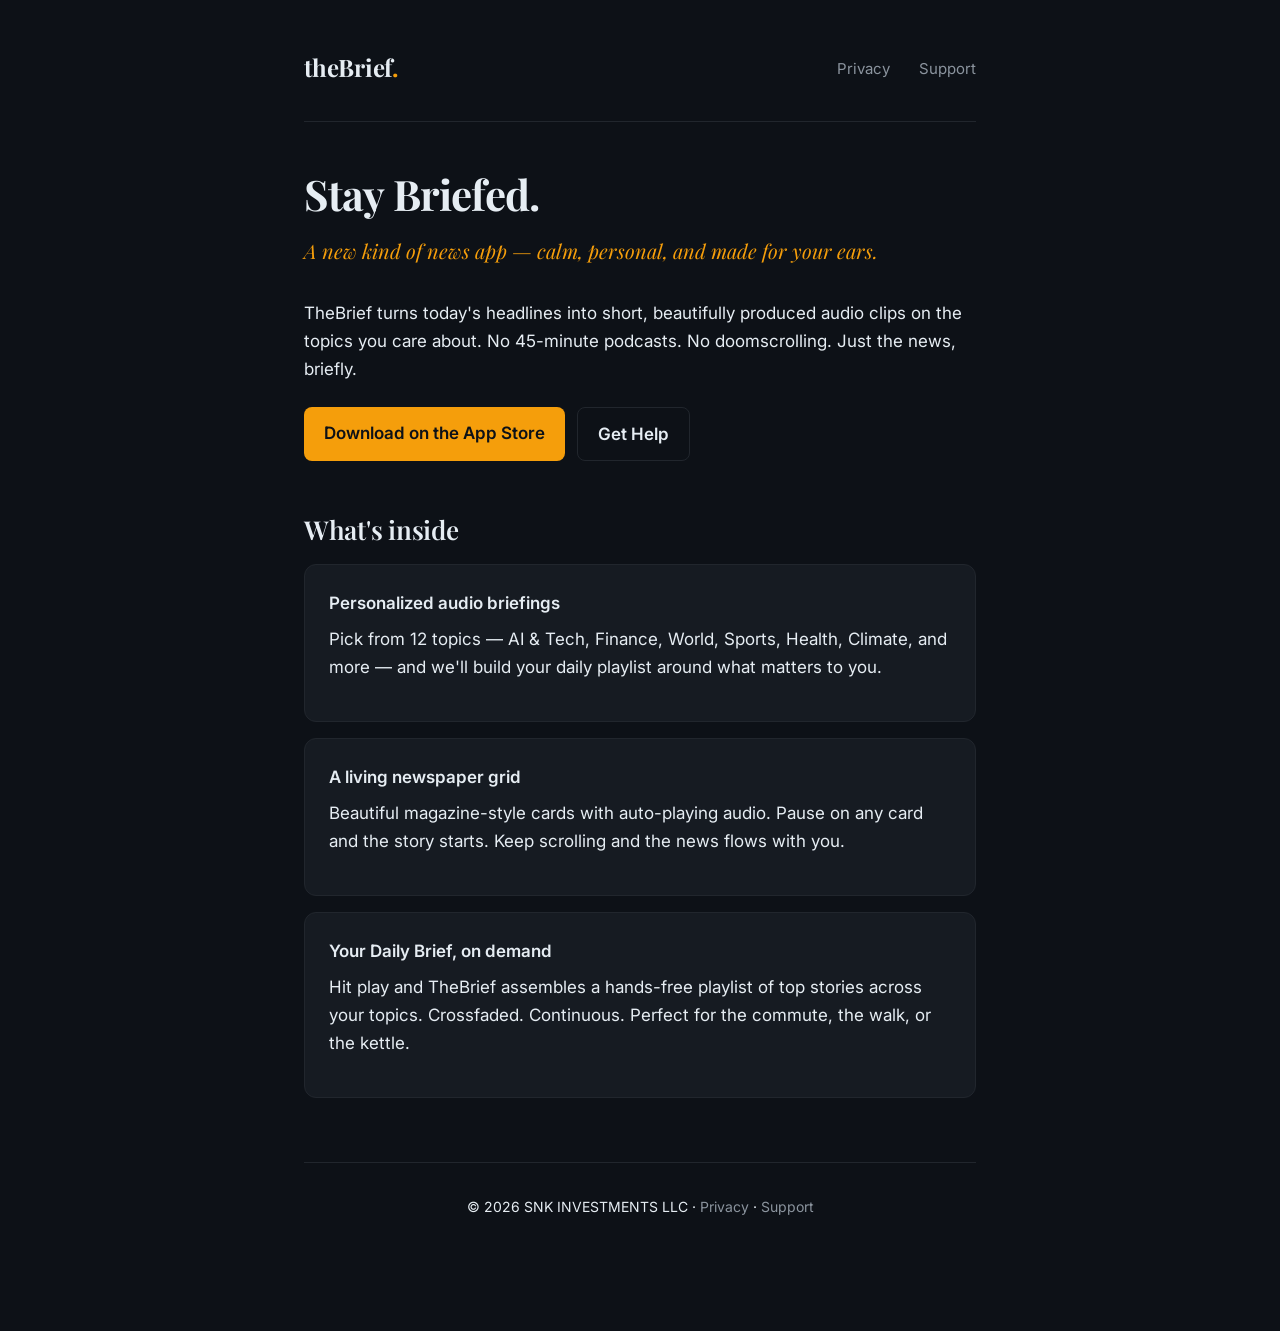
<file: index.html>
<!DOCTYPE html>
<html lang="en">
<head>
  <meta charset="UTF-8">
  <meta name="viewport" content="width=device-width, initial-scale=1.0">
  <title>TheBrief — Stay Briefed</title>
  <meta name="description" content="TheBrief delivers personalized AI-generated audio news clips. Stay informed without burning out.">
  <link rel="stylesheet" href="style.css">
</head>
<body>
  <div class="wrap">
    <header>
      <a href="index.html" class="brand">theBrief<span class="dot">.</span></a>
      <nav>
        <a href="privacy.html">Privacy</a>
        <a href="support.html">Support</a>
      </nav>
    </header>

    <h1>Stay Briefed.</h1>
    <p class="tagline">A new kind of news app — calm, personal, and made for your ears.</p>

    <p>TheBrief turns today's headlines into short, beautifully produced audio clips on the topics you care about. No 45-minute podcasts. No doomscrolling. Just the news, briefly.</p>

    <div class="button-row">
      <a href="#" class="button">Download on the App Store</a>
      <a href="support.html" class="button secondary">Get Help</a>
    </div>

    <h2>What's inside</h2>
    <div class="card">
      <h3>Personalized audio briefings</h3>
      <p>Pick from 12 topics — AI &amp; Tech, Finance, World, Sports, Health, Climate, and more — and we'll build your daily playlist around what matters to you.</p>
    </div>
    <div class="card">
      <h3>A living newspaper grid</h3>
      <p>Beautiful magazine-style cards with auto-playing audio. Pause on any card and the story starts. Keep scrolling and the news flows with you.</p>
    </div>
    <div class="card">
      <h3>Your Daily Brief, on demand</h3>
      <p>Hit play and TheBrief assembles a hands-free playlist of top stories across your topics. Crossfaded. Continuous. Perfect for the commute, the walk, or the kettle.</p>
    </div>

    <footer>
      <p>© 2026 SNK INVESTMENTS LLC · <a href="privacy.html">Privacy</a> · <a href="support.html">Support</a></p>
    </footer>
  </div>
</body>
</html>
</file>
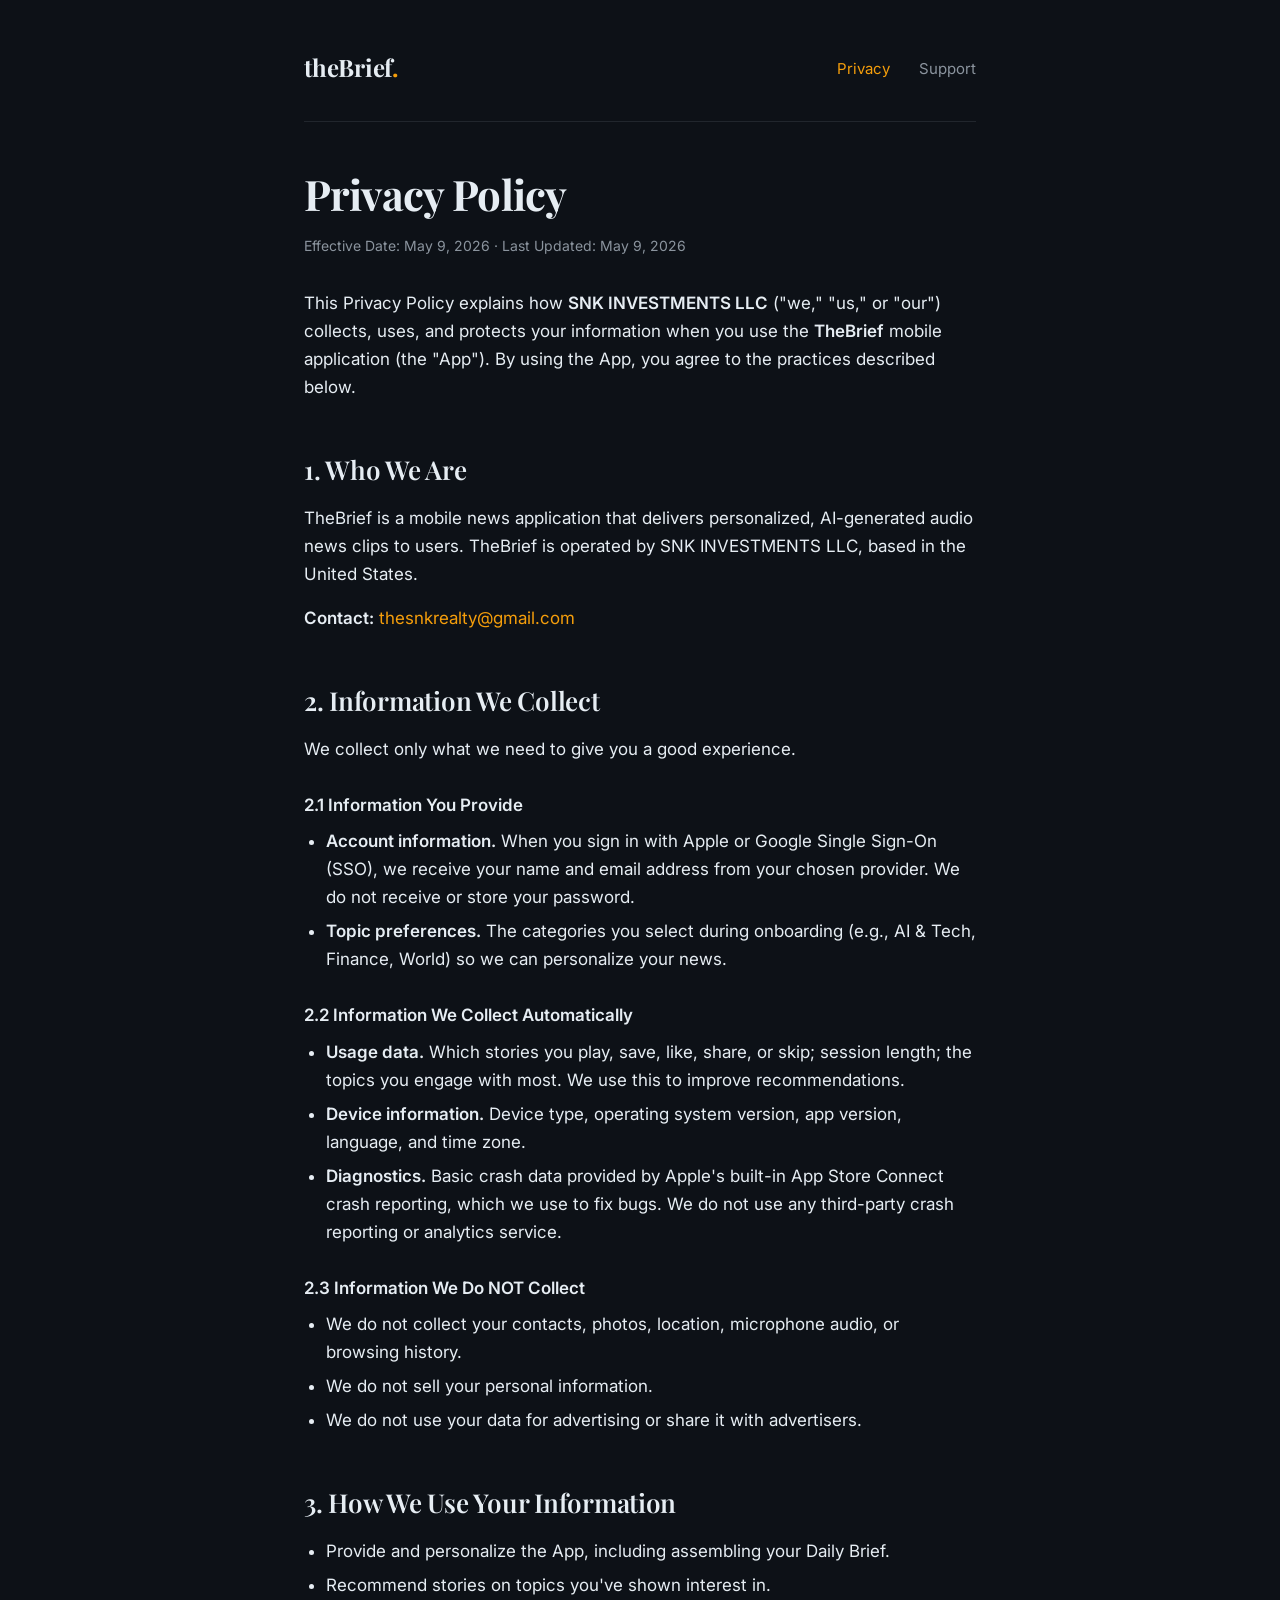
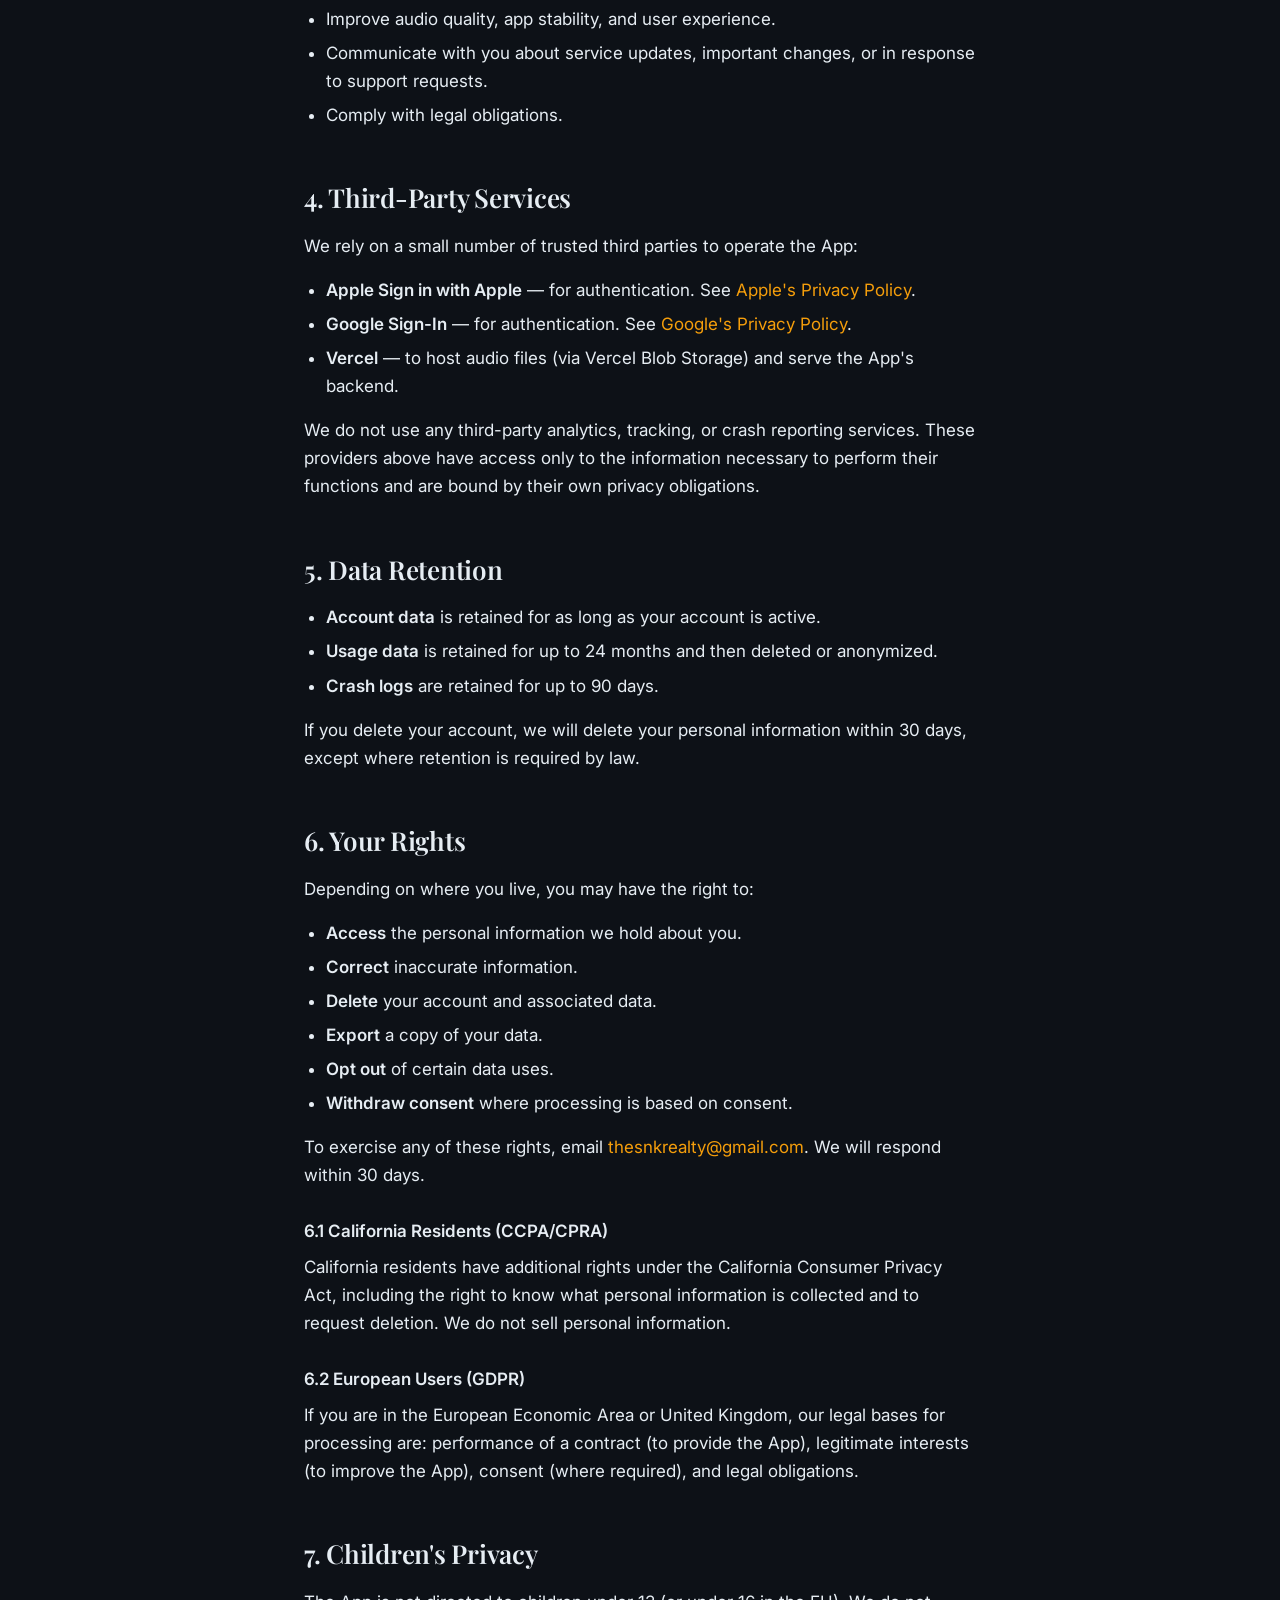
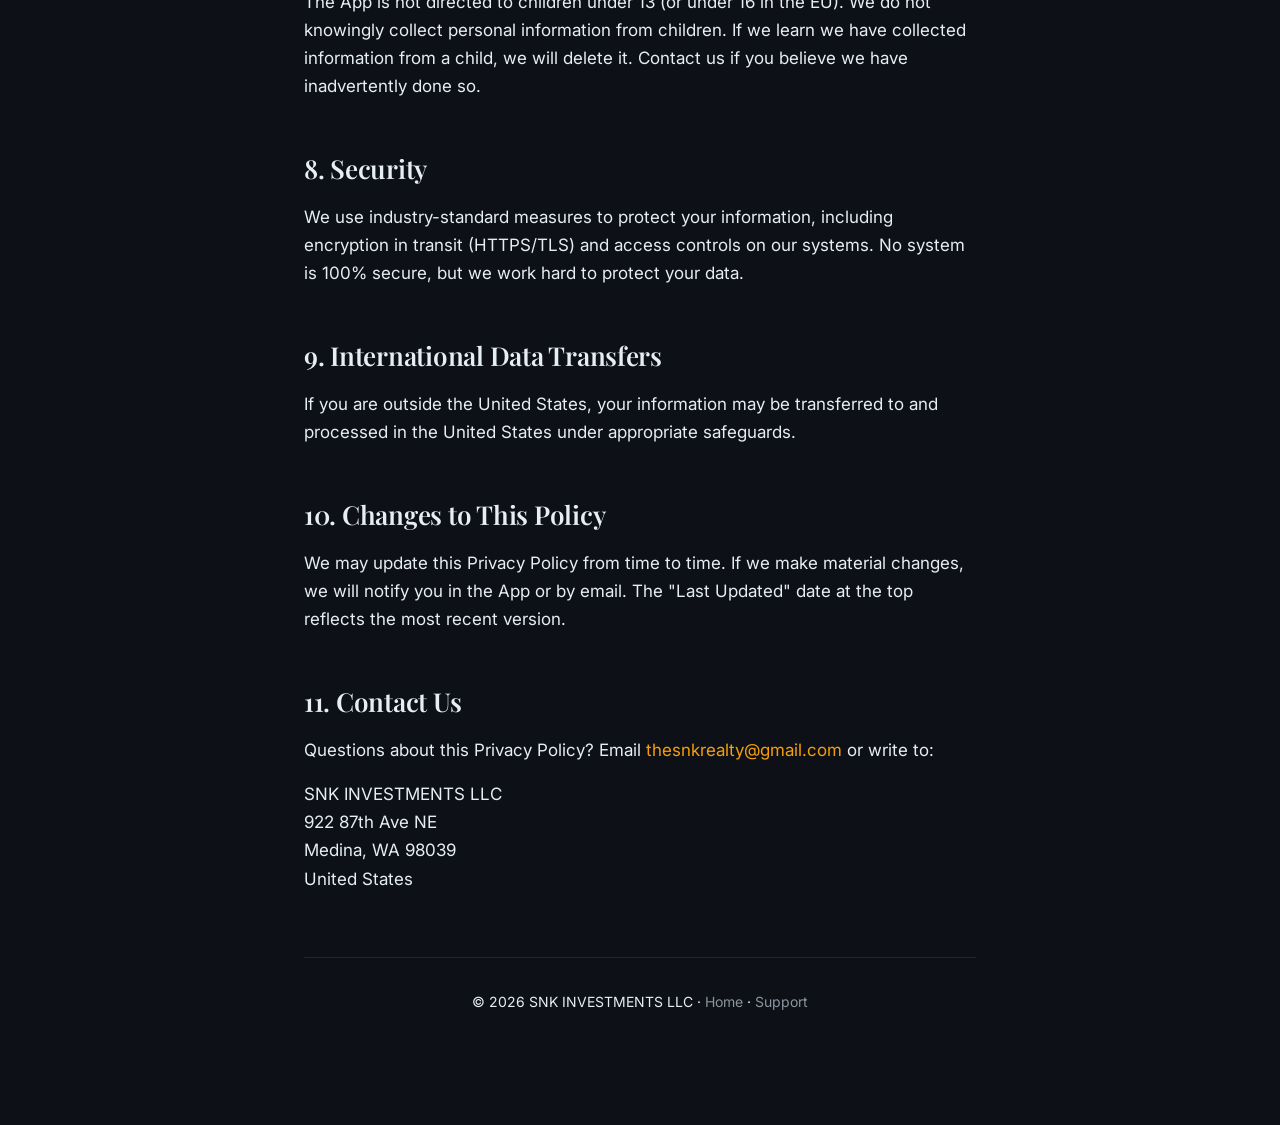
<file: privacy.html>
<!DOCTYPE html>
<html lang="en">
<head>
  <meta charset="UTF-8">
  <meta name="viewport" content="width=device-width, initial-scale=1.0">
  <title>Privacy Policy — TheBrief</title>
  <meta name="description" content="TheBrief Privacy Policy. We collect only what we need to give you a great audio news experience.">
  <link rel="stylesheet" href="style.css">
</head>
<body>
  <div class="wrap">
    <header>
      <a href="index.html" class="brand">theBrief<span class="dot">.</span></a>
      <nav>
        <a href="privacy.html" class="active">Privacy</a>
        <a href="support.html">Support</a>
      </nav>
    </header>

    <h1>Privacy Policy</h1>
    <p class="meta">Effective Date: May 9, 2026 · Last Updated: May 9, 2026</p>

    <p>This Privacy Policy explains how <strong>SNK INVESTMENTS LLC</strong> ("we," "us," or "our") collects, uses, and protects your information when you use the <strong>TheBrief</strong> mobile application (the "App"). By using the App, you agree to the practices described below.</p>

    <h2>1. Who We Are</h2>
    <p>TheBrief is a mobile news application that delivers personalized, AI-generated audio news clips to users. TheBrief is operated by SNK INVESTMENTS LLC, based in the United States.</p>
    <p><strong>Contact:</strong> <a href="mailto:thesnkrealty@gmail.com">thesnkrealty@gmail.com</a></p>

    <h2>2. Information We Collect</h2>
    <p>We collect only what we need to give you a good experience.</p>

    <h3>2.1 Information You Provide</h3>
    <ul>
      <li><strong>Account information.</strong> When you sign in with Apple or Google Single Sign-On (SSO), we receive your name and email address from your chosen provider. We do not receive or store your password.</li>
      <li><strong>Topic preferences.</strong> The categories you select during onboarding (e.g., AI &amp; Tech, Finance, World) so we can personalize your news.</li>
    </ul>

    <h3>2.2 Information We Collect Automatically</h3>
    <ul>
      <li><strong>Usage data.</strong> Which stories you play, save, like, share, or skip; session length; the topics you engage with most. We use this to improve recommendations.</li>
      <li><strong>Device information.</strong> Device type, operating system version, app version, language, and time zone.</li>
      <li><strong>Diagnostics.</strong> Basic crash data provided by Apple's built-in App Store Connect crash reporting, which we use to fix bugs. We do not use any third-party crash reporting or analytics service.</li>
    </ul>

    <h3>2.3 Information We Do NOT Collect</h3>
    <ul>
      <li>We do not collect your contacts, photos, location, microphone audio, or browsing history.</li>
      <li>We do not sell your personal information.</li>
      <li>We do not use your data for advertising or share it with advertisers.</li>
    </ul>

    <h2>3. How We Use Your Information</h2>
    <ul>
      <li>Provide and personalize the App, including assembling your Daily Brief.</li>
      <li>Recommend stories on topics you've shown interest in.</li>
      <li>Improve audio quality, app stability, and user experience.</li>
      <li>Communicate with you about service updates, important changes, or in response to support requests.</li>
      <li>Comply with legal obligations.</li>
    </ul>

    <h2>4. Third-Party Services</h2>
    <p>We rely on a small number of trusted third parties to operate the App:</p>
    <ul>
      <li><strong>Apple Sign in with Apple</strong> — for authentication. See <a href="https://www.apple.com/legal/privacy/" target="_blank" rel="noopener">Apple's Privacy Policy</a>.</li>
      <li><strong>Google Sign-In</strong> — for authentication. See <a href="https://policies.google.com/privacy" target="_blank" rel="noopener">Google's Privacy Policy</a>.</li>
      <li><strong>Vercel</strong> — to host audio files (via Vercel Blob Storage) and serve the App's backend.</li>
    </ul>
    <p>We do not use any third-party analytics, tracking, or crash reporting services. These providers above have access only to the information necessary to perform their functions and are bound by their own privacy obligations.</p>

    <h2>5. Data Retention</h2>
    <ul>
      <li><strong>Account data</strong> is retained for as long as your account is active.</li>
      <li><strong>Usage data</strong> is retained for up to 24 months and then deleted or anonymized.</li>
      <li><strong>Crash logs</strong> are retained for up to 90 days.</li>
    </ul>
    <p>If you delete your account, we will delete your personal information within 30 days, except where retention is required by law.</p>

    <h2>6. Your Rights</h2>
    <p>Depending on where you live, you may have the right to:</p>
    <ul>
      <li><strong>Access</strong> the personal information we hold about you.</li>
      <li><strong>Correct</strong> inaccurate information.</li>
      <li><strong>Delete</strong> your account and associated data.</li>
      <li><strong>Export</strong> a copy of your data.</li>
      <li><strong>Opt out</strong> of certain data uses.</li>
      <li><strong>Withdraw consent</strong> where processing is based on consent.</li>
    </ul>
    <p>To exercise any of these rights, email <a href="mailto:thesnkrealty@gmail.com">thesnkrealty@gmail.com</a>. We will respond within 30 days.</p>

    <h3>6.1 California Residents (CCPA/CPRA)</h3>
    <p>California residents have additional rights under the California Consumer Privacy Act, including the right to know what personal information is collected and to request deletion. We do not sell personal information.</p>

    <h3>6.2 European Users (GDPR)</h3>
    <p>If you are in the European Economic Area or United Kingdom, our legal bases for processing are: performance of a contract (to provide the App), legitimate interests (to improve the App), consent (where required), and legal obligations.</p>

    <h2>7. Children's Privacy</h2>
    <p>The App is not directed to children under 13 (or under 16 in the EU). We do not knowingly collect personal information from children. If we learn we have collected information from a child, we will delete it. Contact us if you believe we have inadvertently done so.</p>

    <h2>8. Security</h2>
    <p>We use industry-standard measures to protect your information, including encryption in transit (HTTPS/TLS) and access controls on our systems. No system is 100% secure, but we work hard to protect your data.</p>

    <h2>9. International Data Transfers</h2>
    <p>If you are outside the United States, your information may be transferred to and processed in the United States under appropriate safeguards.</p>

    <h2>10. Changes to This Policy</h2>
    <p>We may update this Privacy Policy from time to time. If we make material changes, we will notify you in the App or by email. The "Last Updated" date at the top reflects the most recent version.</p>

    <h2>11. Contact Us</h2>
    <p>Questions about this Privacy Policy? Email <a href="mailto:thesnkrealty@gmail.com">thesnkrealty@gmail.com</a> or write to:</p>
    <p>SNK INVESTMENTS LLC<br>
    922 87th Ave NE<br>
    Medina, WA 98039<br>
    United States</p>

    <footer>
      <p>© 2026 SNK INVESTMENTS LLC · <a href="index.html">Home</a> · <a href="support.html">Support</a></p>
    </footer>
  </div>
</body>
</html>
</file>
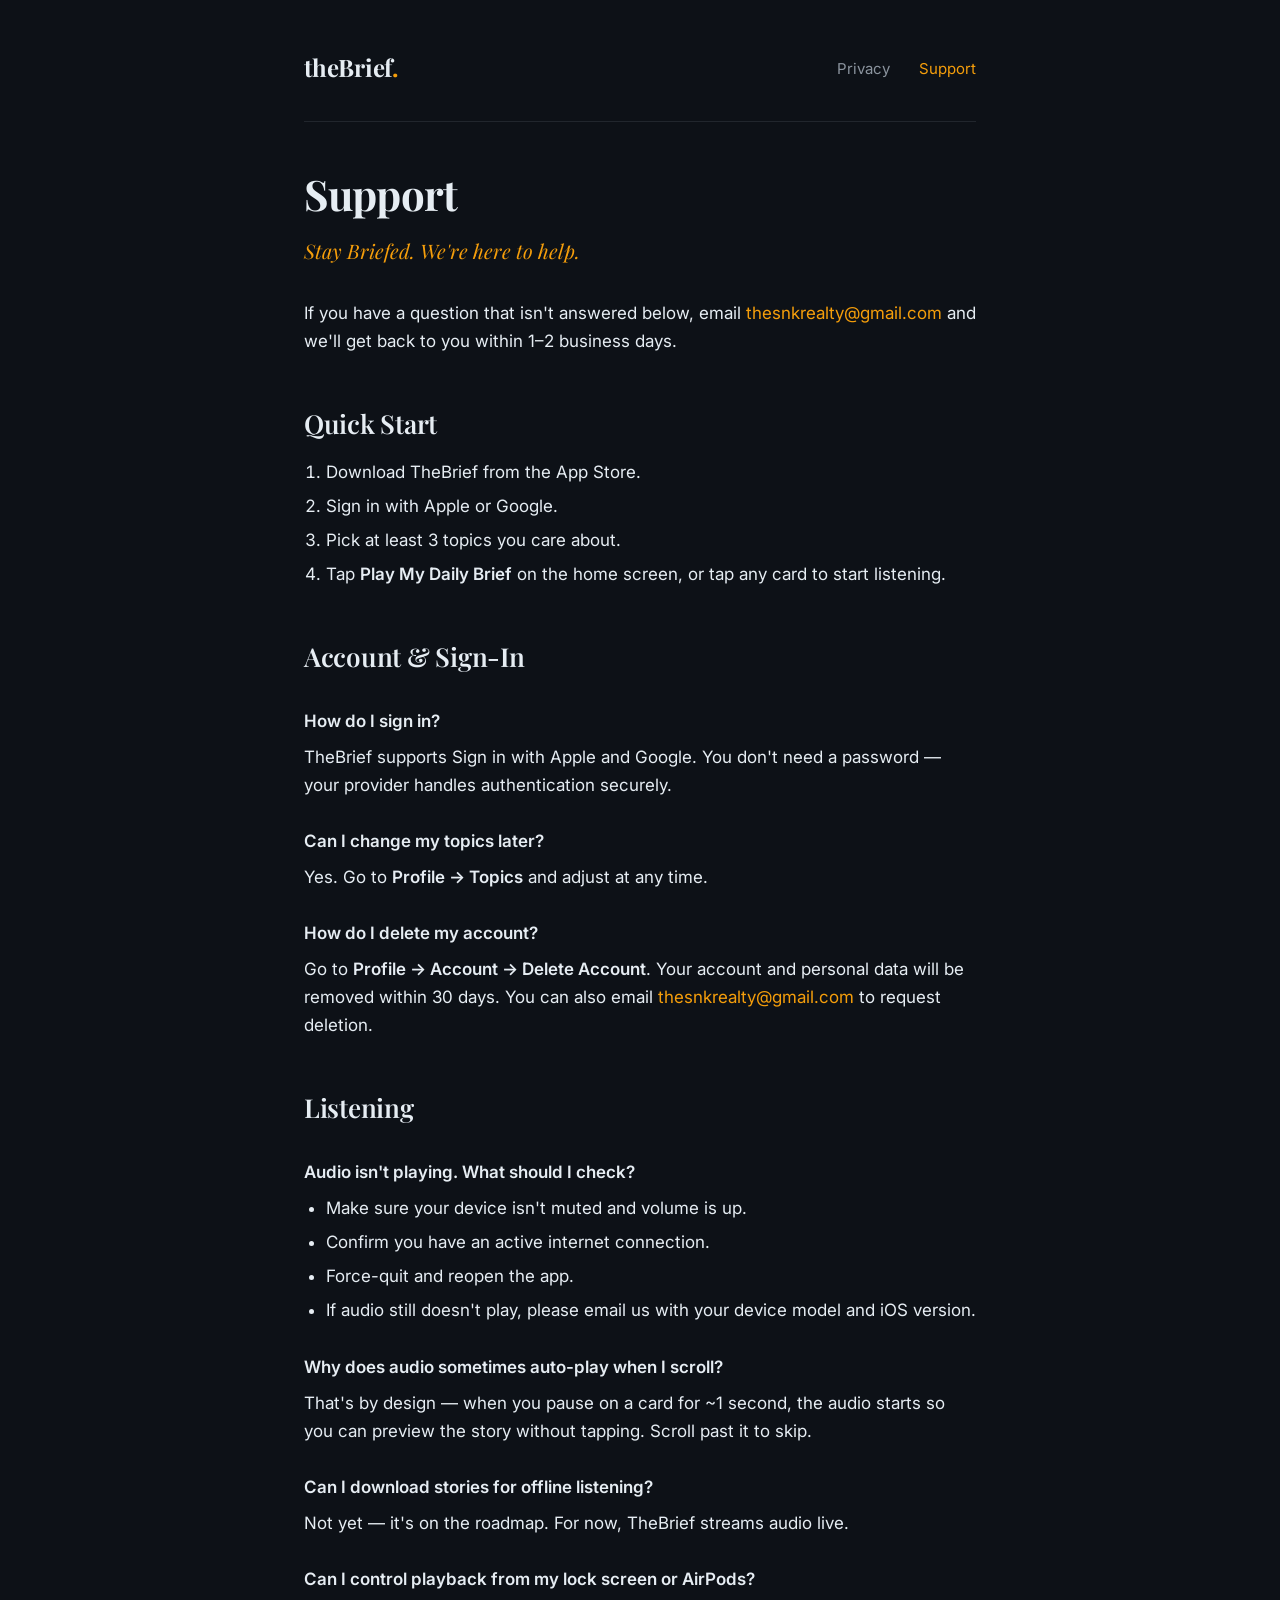
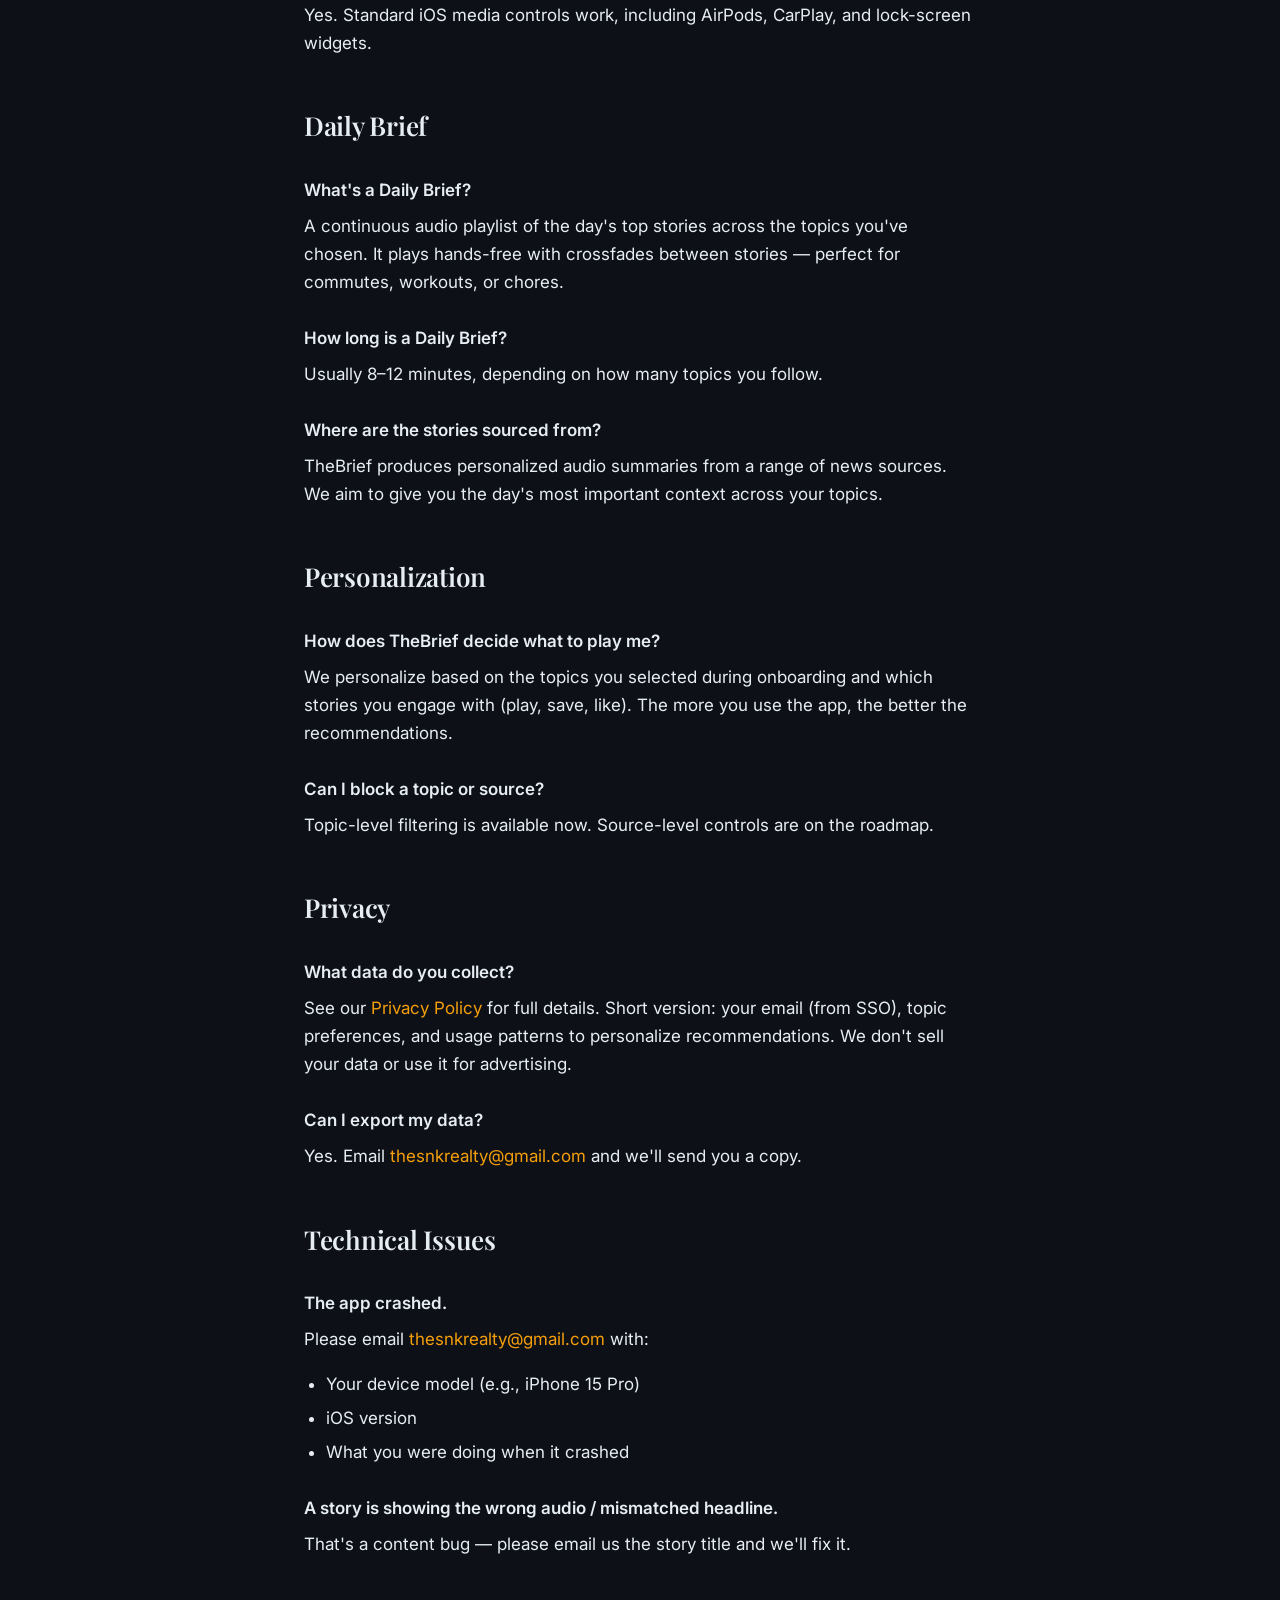
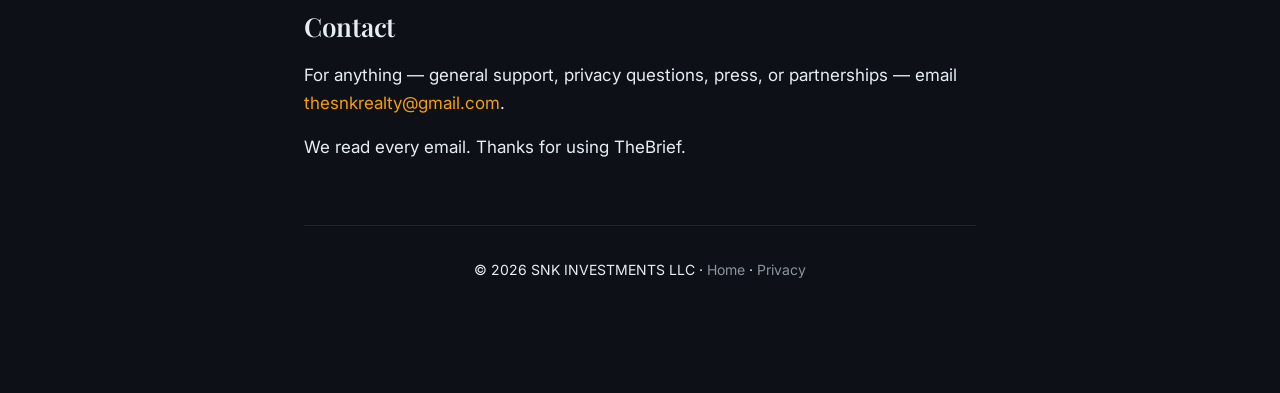
<file: support.html>
<!DOCTYPE html>
<html lang="en">
<head>
  <meta charset="UTF-8">
  <meta name="viewport" content="width=device-width, initial-scale=1.0">
  <title>Support — TheBrief</title>
  <meta name="description" content="Get help with TheBrief — FAQs, troubleshooting, and how to contact us.">
  <link rel="stylesheet" href="style.css">
</head>
<body>
  <div class="wrap">
    <header>
      <a href="index.html" class="brand">theBrief<span class="dot">.</span></a>
      <nav>
        <a href="privacy.html">Privacy</a>
        <a href="support.html" class="active">Support</a>
      </nav>
    </header>

    <h1>Support</h1>
    <p class="tagline">Stay Briefed. We're here to help.</p>
    <p>If you have a question that isn't answered below, email <a href="mailto:thesnkrealty@gmail.com">thesnkrealty@gmail.com</a> and we'll get back to you within 1–2 business days.</p>

    <h2>Quick Start</h2>
    <ol>
      <li>Download TheBrief from the App Store.</li>
      <li>Sign in with Apple or Google.</li>
      <li>Pick at least 3 topics you care about.</li>
      <li>Tap <strong>Play My Daily Brief</strong> on the home screen, or tap any card to start listening.</li>
    </ol>

    <h2>Account &amp; Sign-In</h2>

    <h3>How do I sign in?</h3>
    <p>TheBrief supports Sign in with Apple and Google. You don't need a password — your provider handles authentication securely.</p>

    <h3>Can I change my topics later?</h3>
    <p>Yes. Go to <strong>Profile → Topics</strong> and adjust at any time.</p>

    <h3>How do I delete my account?</h3>
    <p>Go to <strong>Profile → Account → Delete Account</strong>. Your account and personal data will be removed within 30 days. You can also email <a href="mailto:thesnkrealty@gmail.com">thesnkrealty@gmail.com</a> to request deletion.</p>

    <h2>Listening</h2>

    <h3>Audio isn't playing. What should I check?</h3>
    <ul>
      <li>Make sure your device isn't muted and volume is up.</li>
      <li>Confirm you have an active internet connection.</li>
      <li>Force-quit and reopen the app.</li>
      <li>If audio still doesn't play, please email us with your device model and iOS version.</li>
    </ul>

    <h3>Why does audio sometimes auto-play when I scroll?</h3>
    <p>That's by design — when you pause on a card for ~1 second, the audio starts so you can preview the story without tapping. Scroll past it to skip.</p>

    <h3>Can I download stories for offline listening?</h3>
    <p>Not yet — it's on the roadmap. For now, TheBrief streams audio live.</p>

    <h3>Can I control playback from my lock screen or AirPods?</h3>
    <p>Yes. Standard iOS media controls work, including AirPods, CarPlay, and lock-screen widgets.</p>

    <h2>Daily Brief</h2>

    <h3>What's a Daily Brief?</h3>
    <p>A continuous audio playlist of the day's top stories across the topics you've chosen. It plays hands-free with crossfades between stories — perfect for commutes, workouts, or chores.</p>

    <h3>How long is a Daily Brief?</h3>
    <p>Usually 8–12 minutes, depending on how many topics you follow.</p>

    <h3>Where are the stories sourced from?</h3>
    <p>TheBrief produces personalized audio summaries from a range of news sources. We aim to give you the day's most important context across your topics.</p>

    <h2>Personalization</h2>

    <h3>How does TheBrief decide what to play me?</h3>
    <p>We personalize based on the topics you selected during onboarding and which stories you engage with (play, save, like). The more you use the app, the better the recommendations.</p>

    <h3>Can I block a topic or source?</h3>
    <p>Topic-level filtering is available now. Source-level controls are on the roadmap.</p>

    <h2>Privacy</h2>

    <h3>What data do you collect?</h3>
    <p>See our <a href="privacy.html">Privacy Policy</a> for full details. Short version: your email (from SSO), topic preferences, and usage patterns to personalize recommendations. We don't sell your data or use it for advertising.</p>

    <h3>Can I export my data?</h3>
    <p>Yes. Email <a href="mailto:thesnkrealty@gmail.com">thesnkrealty@gmail.com</a> and we'll send you a copy.</p>

    <h2>Technical Issues</h2>

    <h3>The app crashed.</h3>
    <p>Please email <a href="mailto:thesnkrealty@gmail.com">thesnkrealty@gmail.com</a> with:</p>
    <ul>
      <li>Your device model (e.g., iPhone 15 Pro)</li>
      <li>iOS version</li>
      <li>What you were doing when it crashed</li>
    </ul>

    <h3>A story is showing the wrong audio / mismatched headline.</h3>
    <p>That's a content bug — please email us the story title and we'll fix it.</p>

    <h2>Contact</h2>
    <p>For anything — general support, privacy questions, press, or partnerships — email <a href="mailto:thesnkrealty@gmail.com">thesnkrealty@gmail.com</a>.</p>
    <p>We read every email. Thanks for using TheBrief.</p>

    <footer>
      <p>© 2026 SNK INVESTMENTS LLC · <a href="index.html">Home</a> · <a href="privacy.html">Privacy</a></p>
    </footer>
  </div>
</body>
</html>
</file>
<file: style.css>
/* TheBrief — Marketing & Legal Site Styles
   Matches the in-app design language: dark mode first, Playfair for display,
   Inter for body, amber accent. */

@import url('https://fonts.googleapis.com/css2?family=Playfair+Display:wght@400;600;700&family=Inter:wght@400;500;600&display=swap');

:root {
  --bg: #0D1117;
  --card: #161B22;
  --border: #21262D;
  --text: #E6EDF3;
  --text-dim: #8B949E;
  --accent: #F59E0B;
  --accent-dim: #D97706;
}

* { box-sizing: border-box; margin: 0; padding: 0; }

html { -webkit-text-size-adjust: 100%; }

body {
  background: var(--bg);
  color: var(--text);
  font-family: 'Inter', -apple-system, BlinkMacSystemFont, sans-serif;
  font-size: 17px;
  line-height: 1.65;
  min-height: 100vh;
  padding: 0;
}

.wrap {
  max-width: 720px;
  margin: 0 auto;
  padding: 48px 24px 96px;
}

header {
  display: flex;
  align-items: center;
  justify-content: space-between;
  padding-bottom: 32px;
  margin-bottom: 48px;
  border-bottom: 1px solid var(--border);
}

.brand {
  font-family: 'Playfair Display', Georgia, serif;
  font-weight: 700;
  font-size: 24px;
  color: var(--text);
  text-decoration: none;
  letter-spacing: -0.01em;
}

.brand .dot { color: var(--accent); }

nav a {
  color: var(--text-dim);
  text-decoration: none;
  margin-left: 24px;
  font-size: 15px;
  transition: color 0.15s;
}

nav a:hover, nav a.active { color: var(--accent); }

h1 {
  font-family: 'Playfair Display', Georgia, serif;
  font-size: 42px;
  font-weight: 700;
  line-height: 1.15;
  letter-spacing: -0.02em;
  margin-bottom: 16px;
  color: var(--text);
}

h2 {
  font-family: 'Playfair Display', Georgia, serif;
  font-size: 26px;
  font-weight: 600;
  margin-top: 48px;
  margin-bottom: 12px;
  color: var(--text);
  letter-spacing: -0.01em;
}

h3 {
  font-family: 'Inter', sans-serif;
  font-size: 17px;
  font-weight: 600;
  margin-top: 28px;
  margin-bottom: 8px;
  color: var(--text);
}

p, ul, ol { margin-bottom: 16px; color: var(--text); }
ul, ol { padding-left: 22px; }
li { margin-bottom: 6px; }

a { color: var(--accent); text-decoration: none; border-bottom: 1px solid transparent; transition: border-color 0.15s; }
a:hover { border-bottom-color: var(--accent); }

strong { color: var(--text); font-weight: 600; }
em { color: var(--text-dim); font-style: italic; }

.meta {
  color: var(--text-dim);
  font-size: 14px;
  margin-bottom: 32px;
}

.tagline {
  font-family: 'Playfair Display', Georgia, serif;
  font-style: italic;
  color: var(--accent);
  font-size: 20px;
  margin-bottom: 32px;
}

.card {
  background: var(--card);
  border: 1px solid var(--border);
  border-radius: 12px;
  padding: 24px;
  margin-bottom: 16px;
}

.card h3 { margin-top: 0; }

.button-row { display: flex; gap: 12px; flex-wrap: wrap; margin-top: 24px; }

.button {
  display: inline-block;
  padding: 12px 20px;
  background: var(--accent);
  color: var(--bg);
  border-radius: 8px;
  font-weight: 600;
  text-decoration: none;
  border: none;
  transition: background 0.15s;
}

.button:hover { background: var(--accent-dim); border: none; }

.button.secondary {
  background: transparent;
  color: var(--text);
  border: 1px solid var(--border);
}

.button.secondary:hover { background: var(--card); }

footer {
  margin-top: 64px;
  padding-top: 32px;
  border-top: 1px solid var(--border);
  color: var(--text-dim);
  font-size: 14px;
  text-align: center;
}

footer a { color: var(--text-dim); }

@media (max-width: 600px) {
  .wrap { padding: 32px 20px 64px; }
  h1 { font-size: 32px; }
  h2 { font-size: 22px; }
  header { flex-direction: column; align-items: flex-start; gap: 16px; }
  nav a { margin-left: 0; margin-right: 16px; }
}
</file>
